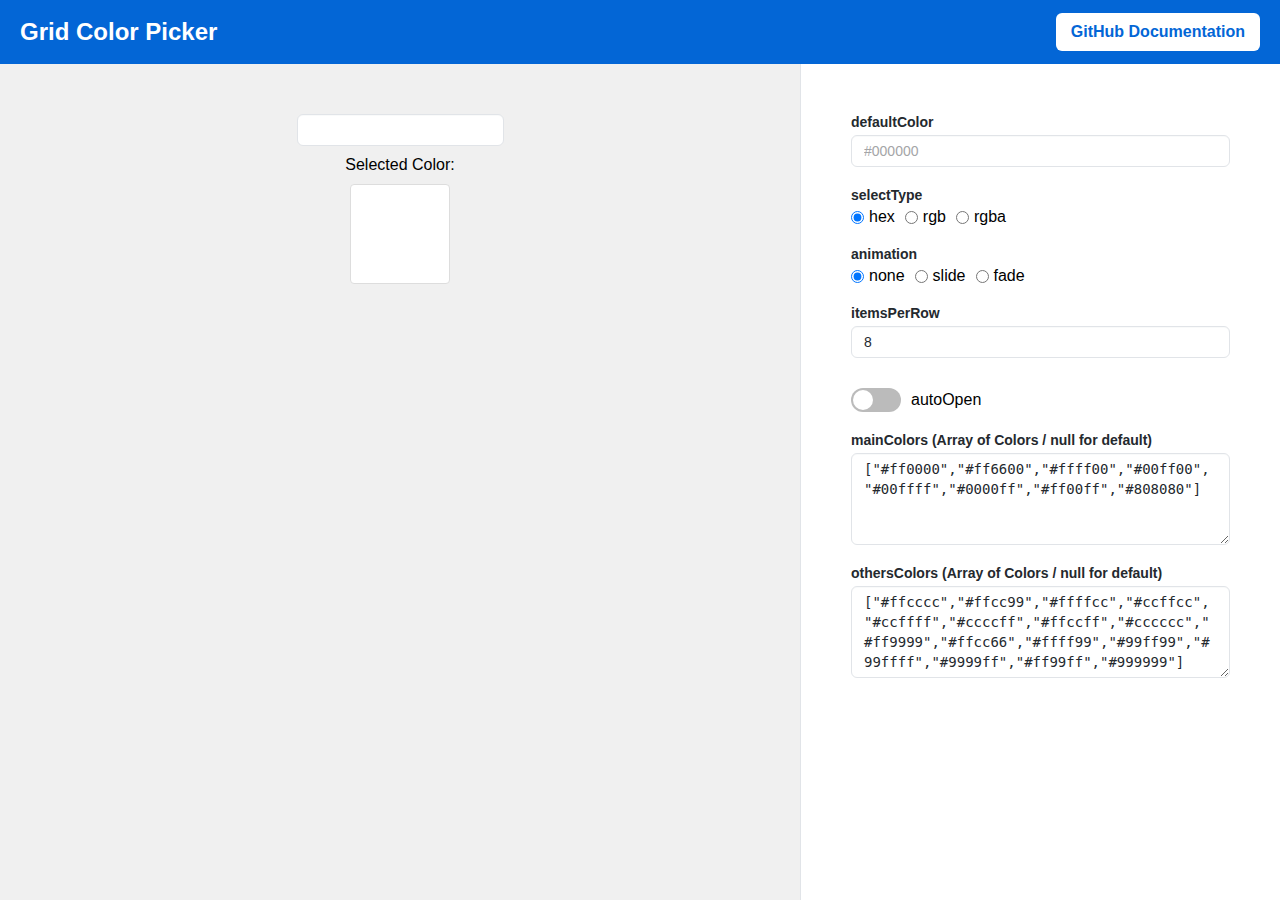
<file: docs/index.html>
<!DOCTYPE html>
<html lang="en">
  <head>
    <meta charset="UTF-8" />
    <meta name="viewport" content="width=device-width, initial-scale=1.0" />
    <title>Grid-color-picker</title>
    <link rel="stylesheet" href="./docs-style.css" />
    <link rel="stylesheet" href="./GridColorPicker.css" />
    <script src="./GridColorPicker.js"></script>
  </head>
  <body>
    <header>
      <h1>Grid Color Picker</h1>
      <a
        href="https://github.com/KamilBorowski1995/grid-color-picker"
        target="_blank"
        class="github-link"
        >GitHub Documentation</a
      >
    </header>
    <main>
      <div class="color-picker-container">
        <input type="text" id="colorPicker" class="form-control" />
        <div class="selected-color">
          <p>Selected Color:</p>
          <div class="selected-color__box"></div>
        </div>
      </div>
    </main>
    <aside>
      <div class="form-group">
        <label class="form-label" for="defaultColor">defaultColor</label>
        <input
          type="text"
          id="defaultColor"
          class="form-control"
          placeholder="#000000"
        />
      </div>

      <div class="form-group">
        <label class="form-label" for="selectType">selectType</label>
        <div class="radio-group-horizontal">
          <div class="radio-item">
            <input
              type="radio"
              id="hex"
              name="selectType"
              value="hex"
              checked
            />
            <label for="hex">hex</label>
          </div>
          <div class="radio-item">
            <input type="radio" id="rgb" name="selectType" value="rgb" />
            <label for="rgb">rgb</label>
          </div>
          <div class="radio-item">
            <input type="radio" id="rgba" name="selectType" value="rgba" />
            <label for="rgba">rgba</label>
          </div>
        </div>
      </div>

      <div class="form-group">
        <label class="form-label" for="animation">animation</label>
        <div class="radio-group-horizontal">
          <div class="radio-item">
            <input
              type="radio"
              id="none"
              name="animation"
              value="none"
              checked
            />
            <label for="none">none</label>
          </div>
          <div class="radio-item">
            <input type="radio" id="slide" name="animation" value="slide" />
            <label for="slide">slide</label>
          </div>
          <div class="radio-item">
            <input type="radio" id="fade" name="animation" value="fade" />
            <label for="fade">fade</label>
          </div>
        </div>
      </div>

      <div class="form-group">
        <label class="form-label" for="itemsPerRow">itemsPerRow</label>
        <input
          type="number"
          id="itemsPerRow"
          class="form-control"
          min="1"
          max="20"
          value="8"
        />
      </div>

      <div class="form-group check-container">
        <div class="check">
          <input type="checkbox" class="check__check" id="autoOpen" />
          <div class="check__indicator"></div>
        </div>
        <label for="autoOpen" class="check-label">autoOpen</label>
      </div>

      <div class="form-group">
        <label class="form-label" for="mainColors"
          >mainColors (Array of Colors / null for default)</label
        >
        <textarea
          type="text"
          id="mainColors"
          class="form-control"
          rows="4"
          placeholder='example: ["#ff0000","#ff6600","#ffff00","#00ff00","#00ffff","#0000ff","#ff00ff","#808080"]'
        >
["#ff0000","#ff6600","#ffff00","#00ff00","#00ffff","#0000ff","#ff00ff","#808080"]</textarea
        >
      </div>
      <div class="form-group">
        <label class="form-label" for="othersColors"
          >othersColors (Array of Colors / null for default)</label
        >
        <textarea
          type="text"
          id="othersColors"
          class="form-control"
          rows="4"
          placeholder='example: ["#ffcccc","#ffcc99","#ffffcc","#ccffcc","#ccffff","#ccccff","#ffccff","#cccccc","#ff9999","#ffcc66","#ffff99","#99ff99","#99ffff","#9999ff","#ff99ff","#999999"]'
        >
["#ffcccc","#ffcc99","#ffffcc","#ccffcc","#ccffff","#ccccff","#ffccff","#cccccc","#ff9999","#ffcc66","#ffff99","#99ff99","#99ffff","#9999ff","#ff99ff","#999999"]</textarea
        >
      </div>
    </aside>

    <script>
      const colorElement = document.getElementById("colorPicker");
      const defaultColorInput = document.getElementById("defaultColor");
      const selectTypeInputs = document.querySelectorAll(
        'input[name="selectType"]'
      );
      const animationInputs = document.querySelectorAll(
        'input[name="animation"]'
      );
      const itemsPerRowInput = document.getElementById("itemsPerRow");
      const autoOpenInput = document.getElementById("autoOpen");

      const mainColorsInput = document.getElementById("mainColors");
      const othersColorsInput = document.getElementById("othersColors");

      let gridColorPicker;

      const parseArrayColors = (input) => {
        try {
          return JSON.parse(input.value);
        } catch (error) {
          return null;
        }
      };

      const updateColorPicker = () => {
        if (gridColorPicker) {
          gridColorPicker = null;
          document.querySelector(".gcp-autocomplete-wrapper").remove();
        }

        const selectedType = document.querySelector(
          'input[name="selectType"]:checked'
        ).value;
        const selectedAnimation = document.querySelector(
          'input[name="animation"]:checked'
        ).value;
        const defaultColor = defaultColorInput.value || null;
        const itemsPerRow = parseInt(itemsPerRowInput.value, 10) || 8;
        const autoOpen = autoOpenInput.checked;

        gridColorPicker = new GridColorPicker(colorElement, {
          selectType: selectedType,
          animation: selectedAnimation,
          defaultColor: defaultColor,
          itemsPerRow: itemsPerRow,
          autoOpen: autoOpen,
          mainColors: parseArrayColors(mainColorsInput),
          othersColors: parseArrayColors(othersColorsInput),
          callback: (selectedColor) => {
            console.log("Selected Color:", selectedColor);
            const selectedColorBox = document.querySelector(
              ".selected-color__box"
            );
            selectedColorBox.style.border = `1px solid ${selectedColor}`;
            selectedColorBox.style.boxShadow = `0 0 5px ${selectedColor}`;
            selectedColorBox.textContent = selectedColor;
          },
        });
      };

      defaultColorInput.addEventListener("input", updateColorPicker);
      selectTypeInputs.forEach((input) =>
        input.addEventListener("change", updateColorPicker)
      );
      animationInputs.forEach((input) =>
        input.addEventListener("change", updateColorPicker)
      );
      itemsPerRowInput.addEventListener("input", updateColorPicker);
      autoOpenInput.addEventListener("change", updateColorPicker);

      mainColorsInput.addEventListener("input", updateColorPicker);
      othersColorsInput.addEventListener("input", updateColorPicker);

      updateColorPicker();
    </script>
  </body>
</html>
</file>
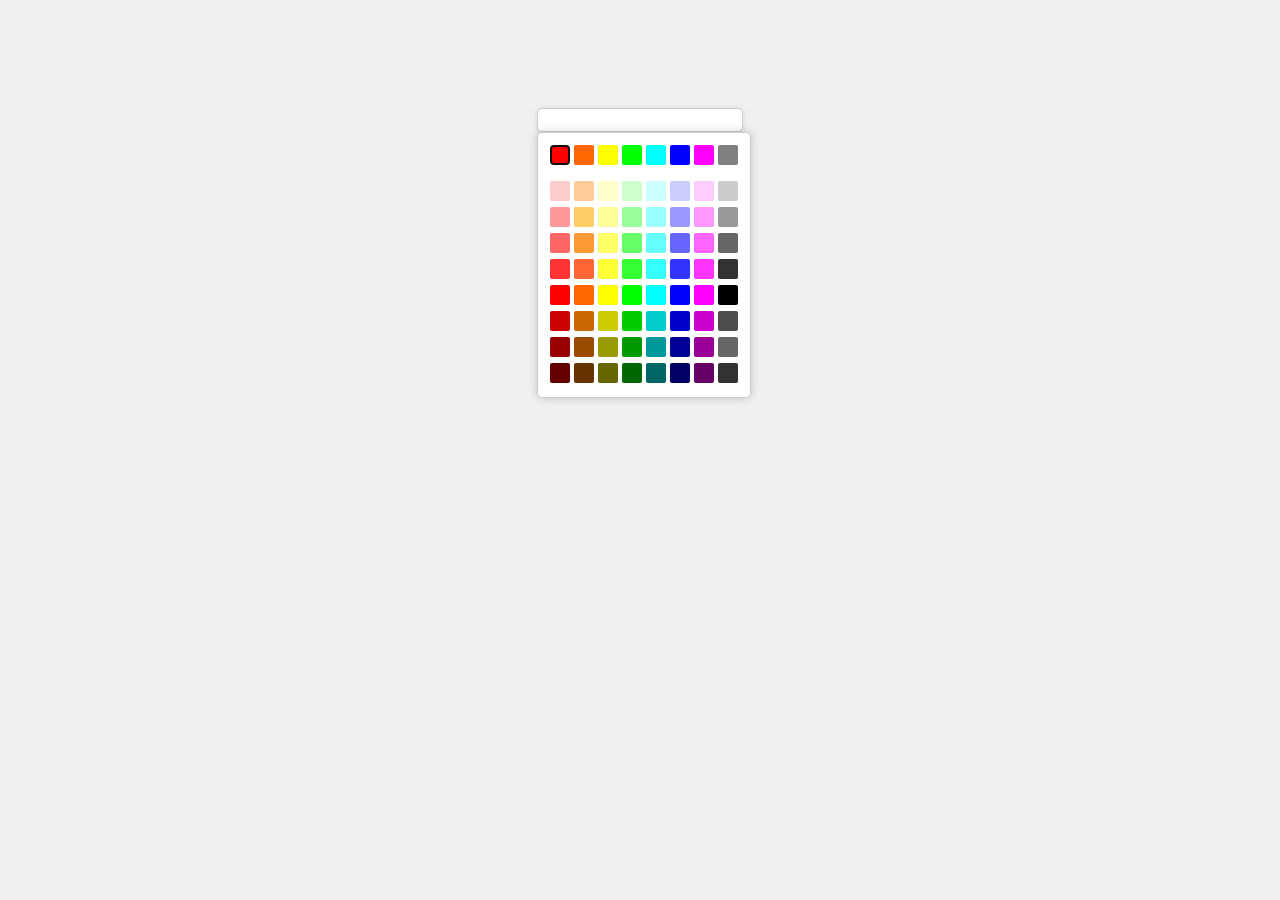
<file: Example/index.html>
<!DOCTYPE html>
<html lang="en">
  <head>
    <meta charset="UTF-8" />
    <meta name="viewport" content="width=device-width, initial-scale=1.0" />
    <title>Example: GridColorPicker</title>
    <link rel="stylesheet" href="../GridColorPicker.css" />
    <style>
      body {
        display: flex;
        justify-content: center;
        background-color: #f0f0f0;
        padding-top: 100px;
      }

      .form-control {
        width: 200px;
        height: 20px;
        border: 1px solid #ccc;
        border-radius: 5px;
        box-shadow: 0 0 5px rgba(0, 0, 0, 0.1);
        border-radius: 5px;
        transition: all 0.3s ease;
        color: transparent;
      }

      .form-control:hover,
      .form-control:focus {
        outline: none;
        border-color: #007bff;
        box-shadow: 0 0 5px rgba(0, 123, 255, 0.6);
      }
    </style>
  </head>
  <body>
    <input type="text" id="colorPicker" class="form-control" />

    <script src="../GridColorPicker.js"></script>

    <script>
      const colorElement = document.getElementById("colorPicker");
      const gridColorPicker = new GridColorPicker(colorElement, {
        setSelectType: "hex", // hex, rgb, rgba
        animation: "fade", // slide, fade or none
        autoOpen: true,

        callback: (selectedColor) => {
          console.log(selectedColor);
        },
      });
    </script>
  </body>
</html>
</file>
<file: docs/docs-style.css>
* {
  margin: 0;
  padding: 0;
  box-sizing: border-box;
}

body {
  display: grid;
  grid-template-columns: 5fr 3fr;
  background-color: #f0f0f0;
  font-family: Arial, sans-serif;
  height: 100vh;
  grid-template-rows: 64px 1fr;
  grid-template-areas:
    "header header"
    "main aside";
}

header {
  display: flex;
  justify-content: space-between;
  align-items: center;
  padding: 20px;
  background-color: #0366d6;
  color: white;
  grid-area: header;
}

h1 {
  margin: 0;
  font-size: 24px;
}

.github-link {
  background-color: white;
  color: #0366d6;
  text-decoration: none;
  padding: 10px 15px;
  border-radius: 6px;
  font-weight: bold;
  transition: background-color 0.3s;
}

.github-link:hover {
  background-color: #f0f0f0;
}

.selected-color__box {
  width: 100px;
  height: 100px;
  background-color: #fff;
  border: 1px solid #ddd;
  margin-top: 10px;
  border-radius: 4px;
}

.form-control {
  padding: 5px 12px;
  font-size: 14px;
  line-height: 20px;
  color: #24292e;
  background-color: #ffffff;
  border: 1px solid #e1e4e8;
  border-radius: 6px;
  outline: none;
  box-shadow: rgba(225, 228, 232, 0.2) 0px 1px 0px 0px inset;
}

.form-control::placeholder {
  color: #a4a5a7;
}

.form-control:hover,
.form-control:focus {
  border-color: #0366d6;
  box-shadow: rgba(3, 102, 214, 0.3) 0px 0px 0px 3px;
}

main {
  display: flex;
  justify-content: center;
  padding: 50px;
  grid-area: main;
}

.color-picker-container {
  display: flex;
  flex-direction: column;
  align-items: center;
}

.selected-color {
  display: flex;
  flex-direction: column;
  align-items: center;
  margin-top: 10px;
}

aside {
  display: flex;
  flex-direction: column;
  padding: 50px;
  background-color: #fff;
  border-left: 1px solid #e1e4e8;
  height: 100%;
  grid-area: aside;
}

.form-group {
  margin-bottom: 20px;
  display: flex;
  flex-direction: column;
}

.form-label {
  font-size: 14px;
  font-weight: 600;
  color: #24292e;
  margin-bottom: 5px;
}

.radio-group-horizontal {
  display: flex;
  gap: 10px;
}

.radio-item {
  display: flex;
  align-items: center;
  gap: 5px;
}

.check {
  display: inline-block;
  height: 24px;
  width: 50px;
  position: relative;
  overflow: hidden;
  border-radius: 12px;
  cursor: pointer;
}

.check__check {
  z-index: 2;
  opacity: 0;
  cursor: pointer;
  position: absolute;
  top: 0;
  left: 0;
  height: 100%;
  width: 100%;
}

.check__check:checked ~ .check__indicator {
  background: #0366d6;
}

.check__check:checked ~ .check__indicator:after {
  transform: translateX(26px);
}

.check__indicator {
  height: 100%;
  width: 100%;
  background: #bbbbbb;
  transition: background 0.25s ease;
  position: relative;
}

.check__indicator:after {
  content: "";
  height: 20px;
  width: 20px;
  background: #fff;
  position: absolute;
  border-radius: 100%;
  top: 2px;
  left: 2px;
  transition: transform 0.25s ease;
}

.check-container {
  flex-direction: row;
  align-items: center;
  margin-top: 10px;
}

.check-label {
  margin-left: 10px;
  cursor: pointer;
}
</file>
<file: docs/GridColorPicker.css>
.gcp {
  display: none;
  background-color: #fff;
  padding: 10px;
  border-radius: 5px;
  box-shadow: 0 0 10px rgba(0, 0, 0, 0.2);
  border: 1px solid #ccc;
  left: 0;
}

.gcp-autocomplete-wrapper {
  position: relative;
  display: inline;
}

.gcp-autocomplete-wrapper > input {
  cursor: pointer;
}

.gcp-autocomplete-wrapper > input::selection {
  background: transparent;
}

.gcp-autocomplete-wrapper .gcp-color-box {
  position: absolute;
  top: 0;
  left: 0;
  width: 100%;
  height: 100%;
  border-radius: 5px;
  box-shadow: 0 0 10px rgba(0, 0, 0, 0.2);
}
.gcp-top-colors,
.gcp-grid-colors {
  display: flex;
  flex-direction: column;
}

.gcp-row {
  display: flex;
}

.gcp-top-colors {
  margin-bottom: 10px;
}

.gcp-box {
  padding: 2px;
}

.gcp-box-color {
  width: 20px;
  height: 20px;
  border: 1px solid transparent;
  border-radius: 2px;
  transition: 0.3s ease;
  cursor: pointer;
}

.gcp-box:hover .gcp-box-color {
  transform: scale(1.2);
  box-shadow: 0 0 5px rgba(0, 0, 0, 0.2);
}

.gcp-box.active .gcp-box-color {
  box-shadow: 0 0 5px rgba(0, 0, 0, 0.8);
}

.gcp.open,
.gcp.slide.close,
.gcp.open,
.gcp.fade.close {
  display: block;
}
.gcp.slide.open {
  animation: slideUpIn 0.3s ease;
}
.gcp.slide.close {
  animation: slideUpOut 0.3s forwards;
}

@keyframes slideUpIn {
  from {
    opacity: 0;
    transform: translateY(20px);
  }

  to {
    opacity: 1;
    transform: translateY(0);
  }
}

@keyframes slideUpOut {
  from {
    opacity: 1;
    transform: translateY(0);
  }
  to {
    opacity: 0;
    transform: translateY(20px);
  }
}

.gcp.fade.open {
  animation: fadeUpIn 0.3s ease;
}
.gcp.fade.close {
  animation: fadeUpOut 0.3s forwards;
}

@keyframes fadeUpIn {
  from {
    opacity: 0;
  }

  to {
    opacity: 1;
  }
}

@keyframes fadeUpOut {
  from {
    opacity: 1;
  }
  to {
    opacity: 0;
  }
}
</file>
<file: GridColorPicker.css>
.gcp {
  display: none;
  background-color: #fff;
  padding: 10px;
  border-radius: 5px;
  box-shadow: 0 0 10px rgba(0, 0, 0, 0.2);
  border: 1px solid #ccc;
  left: 0;
}

.gcp-autocomplete-wrapper {
  position: relative;
  display: inline;
}

.gcp-autocomplete-wrapper > input {
  cursor: pointer;
}

.gcp-autocomplete-wrapper .gcp-color-box {
  position: absolute;
  top: 0;
  left: 0;
  width: 100%;
  height: 100%;
  border-radius: 5px;
  box-shadow: 0 0 10px rgba(0, 0, 0, 0.2);
}
.gcp-top-colors,
.gcp-grid-colors {
  display: flex;
  flex-direction: column;
}

.gcp-row {
  display: flex;
}

.gcp-top-colors {
  margin-bottom: 10px;
}

.gcp-box {
  padding: 2px;
}

.gcp-box-color {
  width: 20px;
  height: 20px;
  border: 1px solid transparent;
  border-radius: 2px;
  transition: 0.3s ease;
  cursor: pointer;
}

.gcp-box:hover .gcp-box-color {
  transform: scale(1.2);
  box-shadow: 0 0 5px rgba(0, 0, 0, 0.2);
}

.gcp-box.active .gcp-box-color {
  box-shadow: 0 0 5px rgba(0, 0, 0, 0.8);
}

.gcp.open,
.gcp.slide.close,
.gcp.open,
.gcp.fade.close {
  display: block;
}
.gcp.slide.open {
  animation: slideUpIn 0.3s ease;
}
.gcp.slide.close {
  animation: slideUpOut 0.3s forwards;
}

@keyframes slideUpIn {
  from {
    opacity: 0;
    transform: translateY(20px);
  }

  to {
    opacity: 1;
    transform: translateY(0);
  }
}

@keyframes slideUpOut {
  from {
    opacity: 1;
    transform: translateY(0);
  }
  to {
    opacity: 0;
    transform: translateY(20px);
  }
}

.gcp.fade.open {
  animation: fadeUpIn 0.3s ease;
}
.gcp.fade.close {
  animation: fadeUpOut 0.3s forwards;
}

@keyframes fadeUpIn {
  from {
    opacity: 0;
  }

  to {
    opacity: 1;
  }
}

@keyframes fadeUpOut {
  from {
    opacity: 1;
  }
  to {
    opacity: 0;
  }
}
</file>
